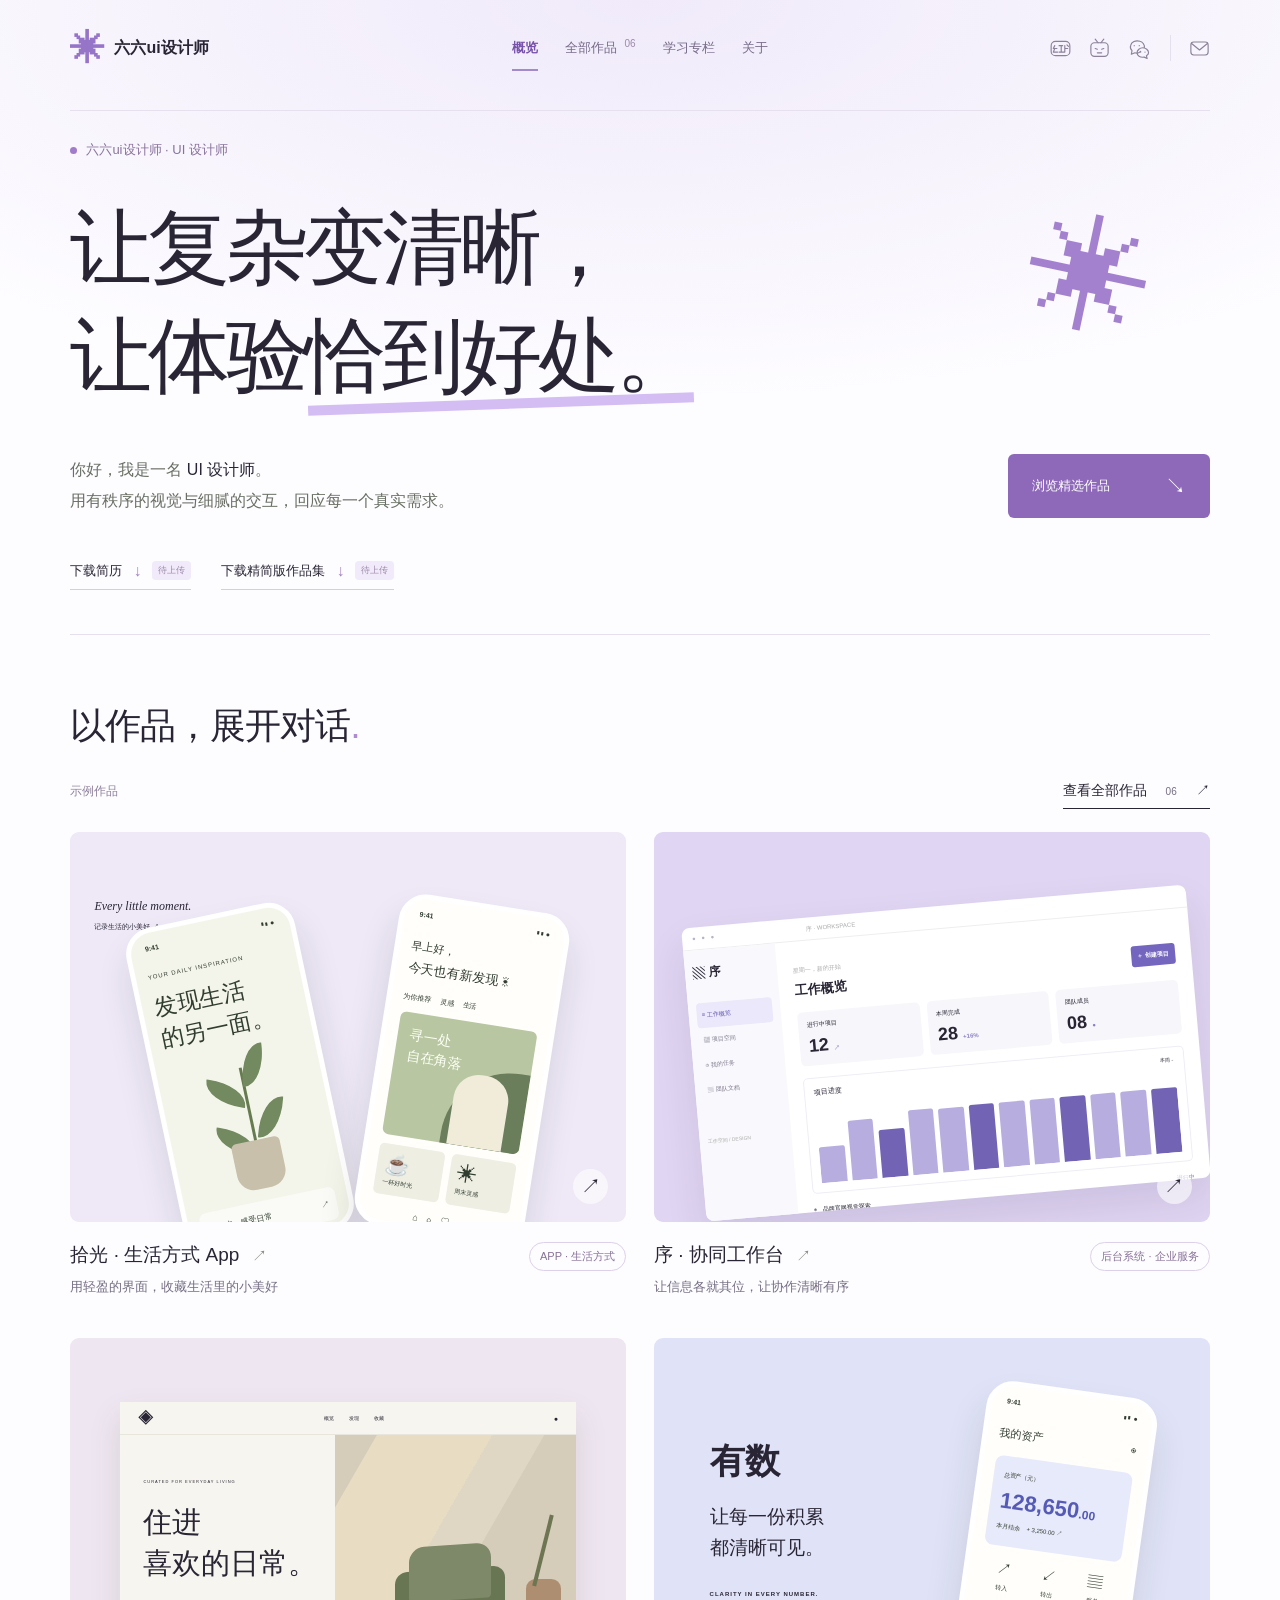
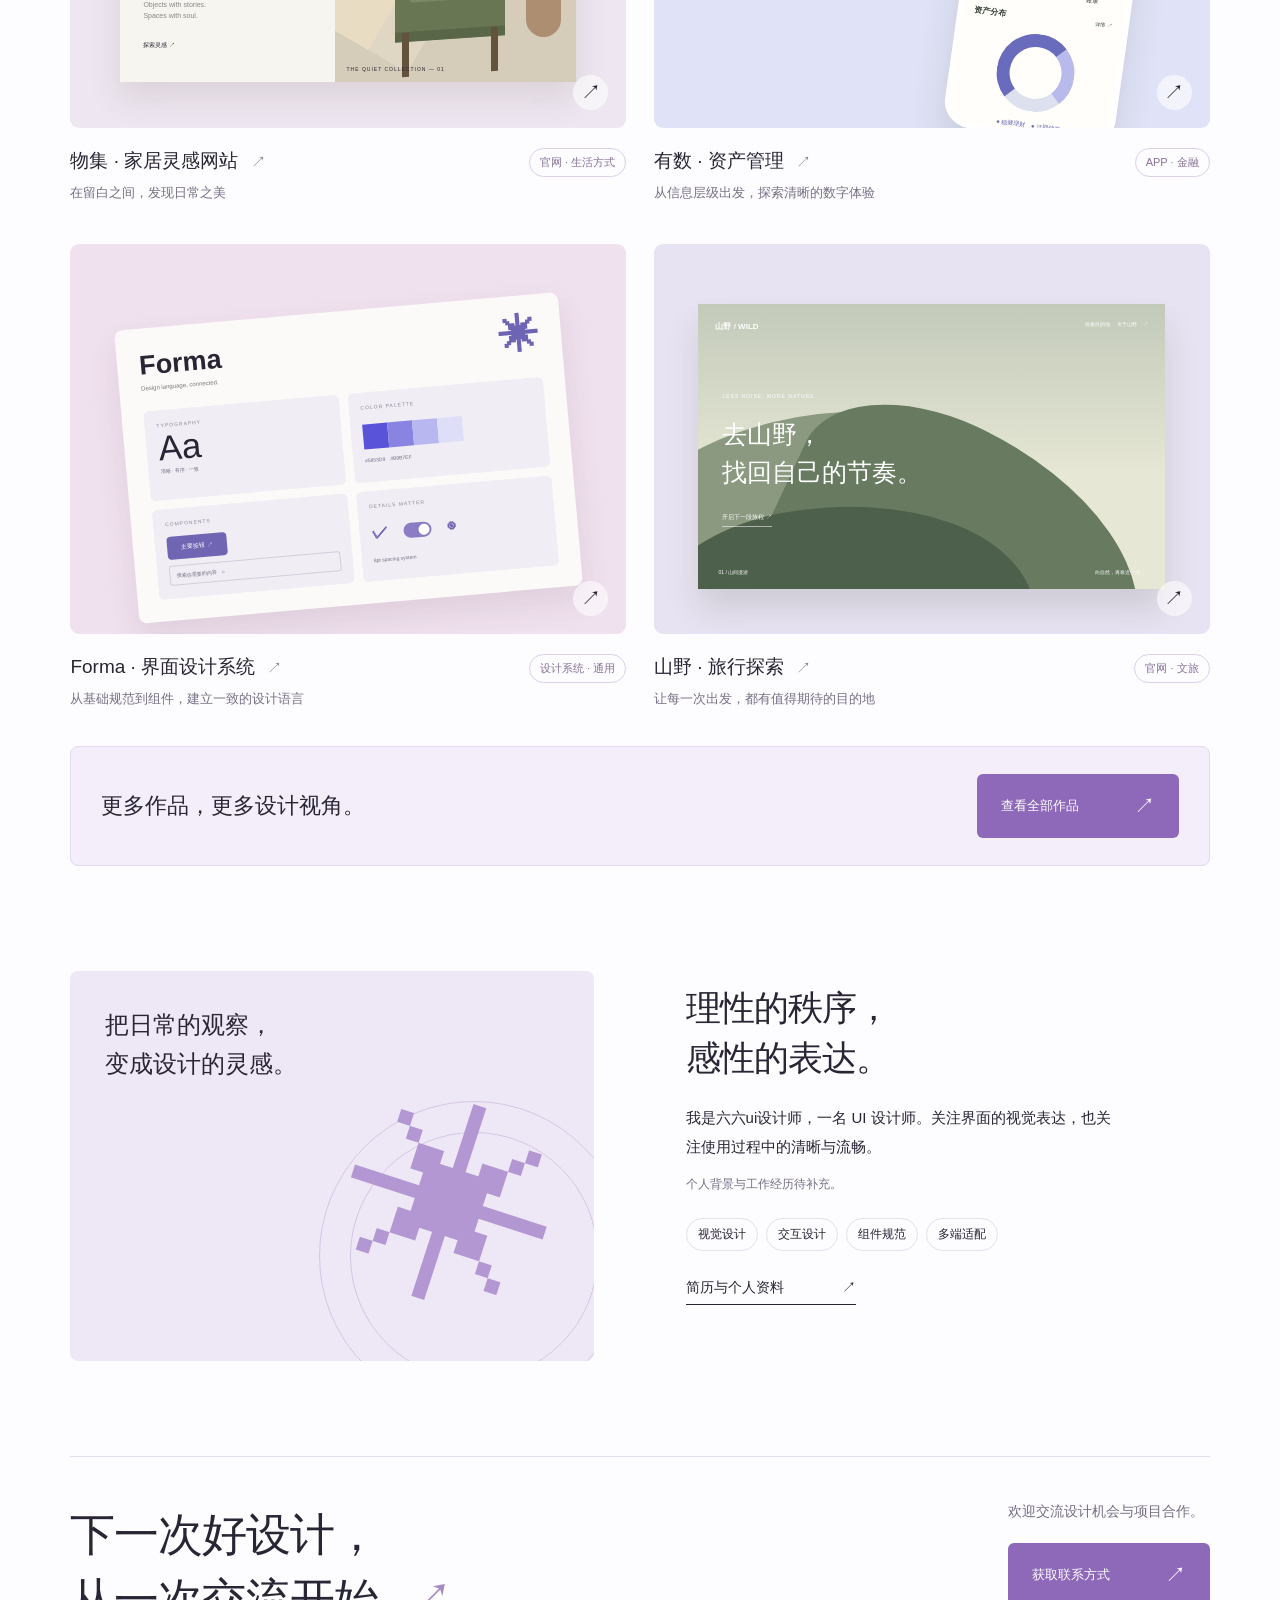
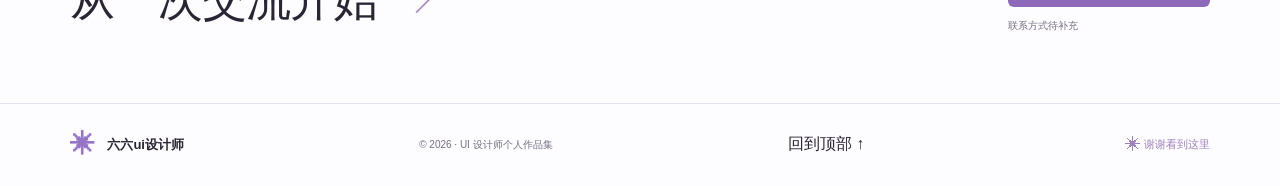
<file: index.html>
<!doctype html>
<html lang="zh-CN">
<head><meta charset="UTF-8"><meta name="viewport" content="width=device-width,initial-scale=1"><meta name="description" content="UI 设计师个人作品集：移动端、网页、后台与设计系统。"><title>六六ui设计师 · UI 设计师作品集</title><link rel="stylesheet" href="styles.css?v=10"><script defer src="content.js?v=10"></script><script defer src="app.js?v=10"></script><script defer src="delight.js?v=1"></script><script defer src="downloads.js?v=1"></script><script defer src="cursor-ribbon.js?v=2"></script><script defer src="platforms.js?v=1"></script></head>
<body>
<a class="skip" href="#work">跳至作品</a>
<header class="site-header"><a class="brand" href="index.html" aria-label="六六ui设计师首页"><span class="brand-mark">✳</span><span data-name>六六ui设计师</span></a><nav aria-label="主导航"><a href="index.html" aria-current="page">概览</a><a href="all-works.html">全部作品<span data-nav-total>06</span></a><a href="learning.html">学习专栏</a><a href="index.html#about">关于</a></nav><div class="header-platforms" aria-label="社交平台"><a href="learning.html?platform=%E5%B0%8F%E7%BA%A2%E4%B9%A6" data-platform-profile="小红书" aria-label="小红书" title="小红书"><svg viewBox="0 0 32 32" aria-hidden="true"><rect x="3" y="6" width="26" height="20" rx="6"/><path d="m8 12-2 4h5m-3 0-2 5h6m2-9h5m-2 0v9m-3 0h7m1-9v9m0-5h4m-1-5 2 2"/></svg></a><a href="learning.html?platform=%E5%93%94%E5%93%A9%E5%93%94%E5%93%A9" data-platform-profile="哔哩哔哩" aria-label="哔哩哔哩" title="哔哩哔哩"><svg viewBox="0 0 32 32" aria-hidden="true"><rect x="4" y="8" width="24" height="19" rx="5"/><path d="m10 3 4 5m8-5-4 5m-8 8 3 1m6 0 3-1m-9 6h6"/></svg></a><a href="learning.html?platform=%E5%BE%AE%E4%BF%A1%E5%85%AC%E4%BC%97%E5%8F%B7" data-platform-profile="微信公众号" aria-label="微信公众号" title="微信公众号"><svg viewBox="0 0 32 32" aria-hidden="true"><path d="M19 20c-2 2-5 3-8 2l-5 2 1-5c-2-2-3-4-2-7 1-5 7-8 13-6 4 1 7 5 6 9"/><path d="M27 26l1 4-4-2c-6 1-10-2-10-6s4-7 8-7 8 3 8 7c0 2-1 3-3 4Z"/><path d="M10 12h.1M17 12h.1M19 21h.1M25 21h.1"/></svg></a><a href="index.html#contact" class="header-contact" aria-label="联系我" title="联系我"><svg viewBox="0 0 32 32" aria-hidden="true"><rect x="4" y="7" width="24" height="18" rx="4"/><path d="m5 9 11 9L27 9"/></svg></a></div></header>
<main>
<section class="hero" aria-labelledby="hero-title"><div class="hero-top"><span class="eyebrow"><i></i> 六六ui设计师 · UI 设计师</span></div><h1 id="hero-title">让复杂变清晰，<br>让体验<span class="serif">恰到好处。</span><span class="hero-star" aria-hidden="true">✳</span></h1><div class="hero-bottom"><p>你好，我是一名 <strong>UI 设计师</strong>。<br>用有秩序的视觉与细腻的交互，回应每一个真实需求。</p><a class="primary" href="#work">浏览精选作品 <span>↘</span></a></div><div class="hero-downloads" aria-label="下载个人资料"><a class="download-link" data-download="resume" download>下载简历 <span>↓</span><small>待上传</small></a><a class="download-link" data-download="portfolio" download>下载精简版作品集 <span>↓</span><small>待上传</small></a></div></section>
<section id="work" class="work section"><div class="section-heading"><div><h2>以作品，展开对话<span class="small-dot">.</span></h2></div></div><div class="filter-row"><span class="sample-label">示例作品</span><a class="all-work-link" href="all-works.html">查看全部作品 <span data-total-count>06</span> ↗</a></div><p class="sr-only" id="filter-status" aria-live="polite"></p><div id="project-grid" class="project-grid"></div><div class="archive-entry"><div><h3>更多作品，更多设计视角。</h3></div><a href="all-works.html" class="primary">查看全部作品 <span>↗</span></a></div></section>
<section id="about" class="about section"><div class="about-art" aria-hidden="true"><div class="art-orbit"></div><span>把日常的观察，<br>变成设计的灵感。</span><b>✳</b></div><div class="about-copy"><h2>理性的秩序，<br>感性的表达。</h2><p>我是<span data-name>六六ui设计师</span>，一名 UI 设计师。关注界面的视觉表达，也关注使用过程中的清晰与流畅。</p><p class="muted">个人背景与工作经历待补充。</p><div class="skill-tags"><span>视觉设计</span><span>交互设计</span><span>组件规范</span><span>多端适配</span></div><button class="text-link" id="resume-button">简历与个人资料 <span>↗</span></button></div></section>

<section id="contact" class="contact section"><div class="contact-main"><h2>下一次好设计，<br>从一次交流开始<span>↗</span></h2><div><p>欢迎交流设计机会与项目合作。</p><button id="contact-button" class="primary">获取联系方式 <span>↗</span></button><small id="contact-hint">联系方式待补充</small></div></div></section>
</main><footer><a class="brand" href="#"><span class="brand-mark">✳</span><span data-name>六六ui设计师</span></a><span>© 2026 · UI 设计师个人作品集</span><a href="#">回到顶部 ↑</a></footer>
<dialog id="detail-dialog"><button class="close-dialog" aria-label="关闭详情">×</button><div id="dialog-content"></div></dialog><div id="toast" role="status"></div>
</body></html>
</file>
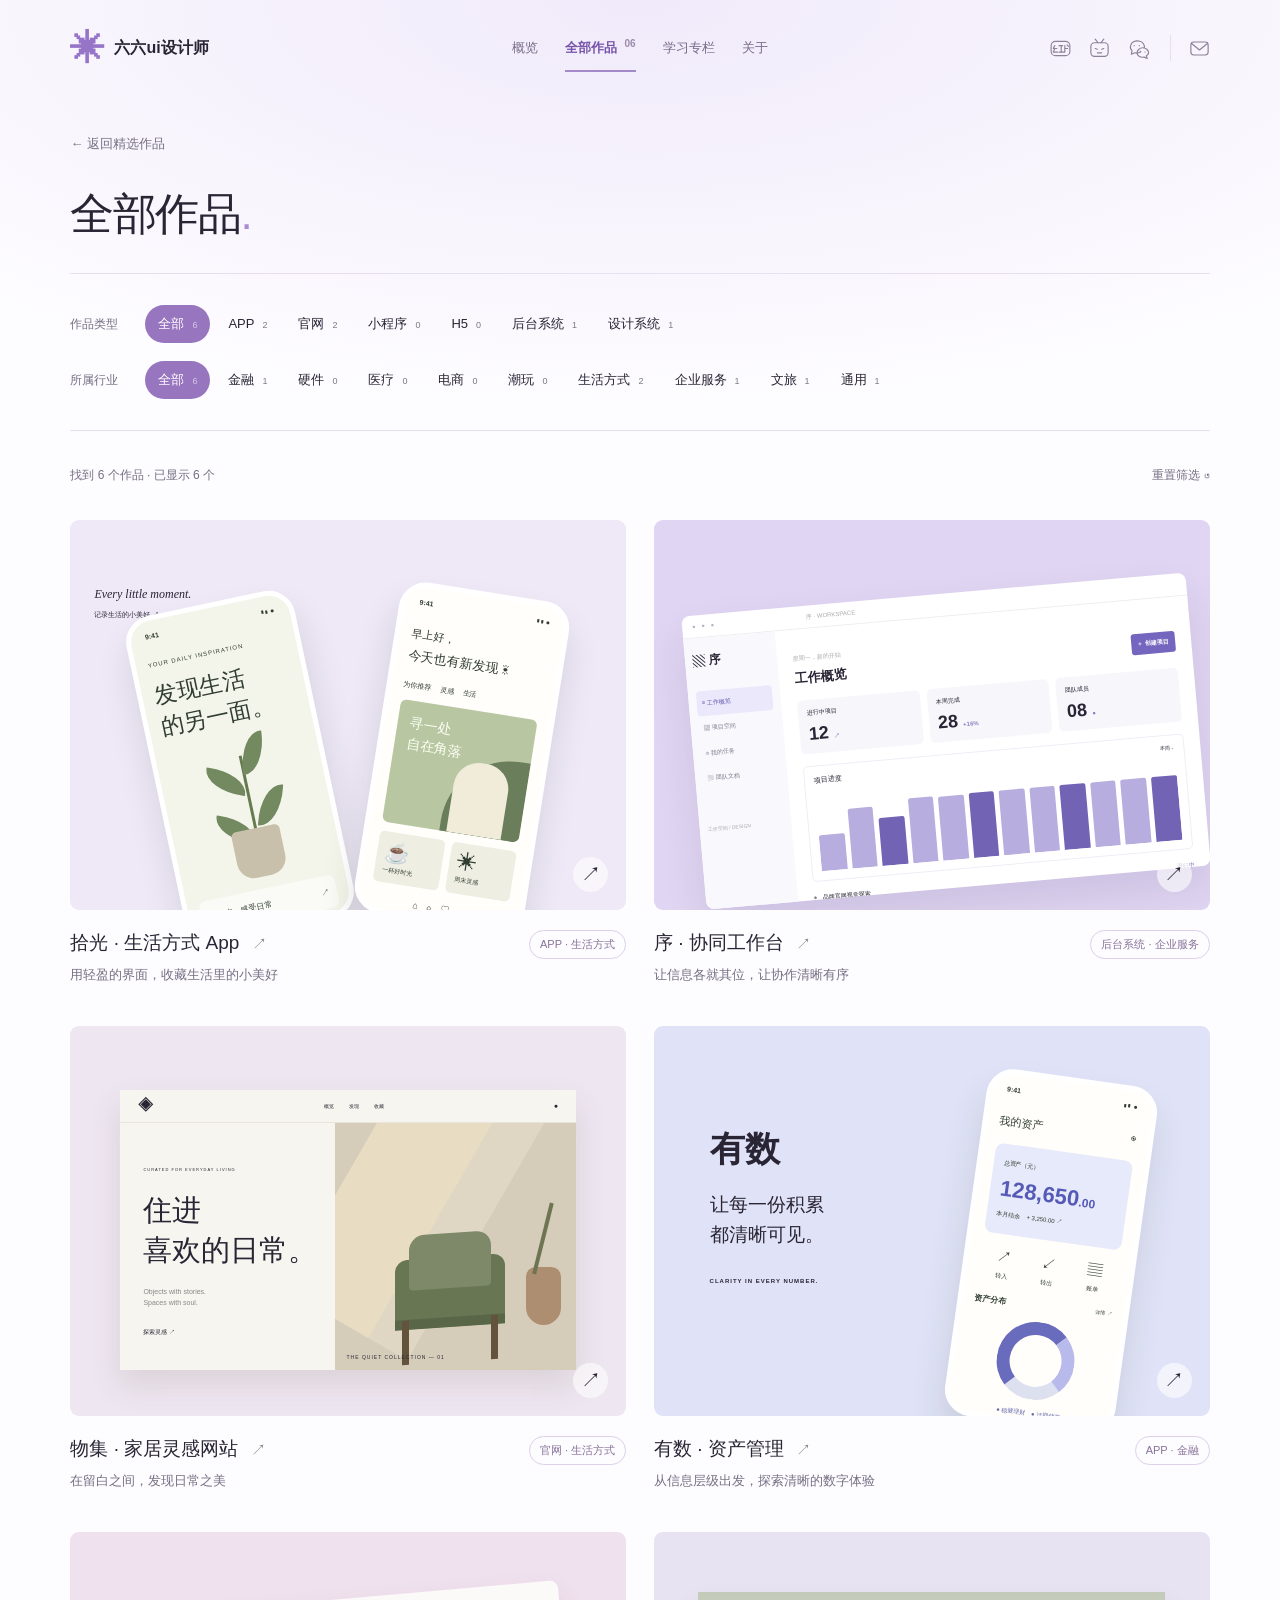
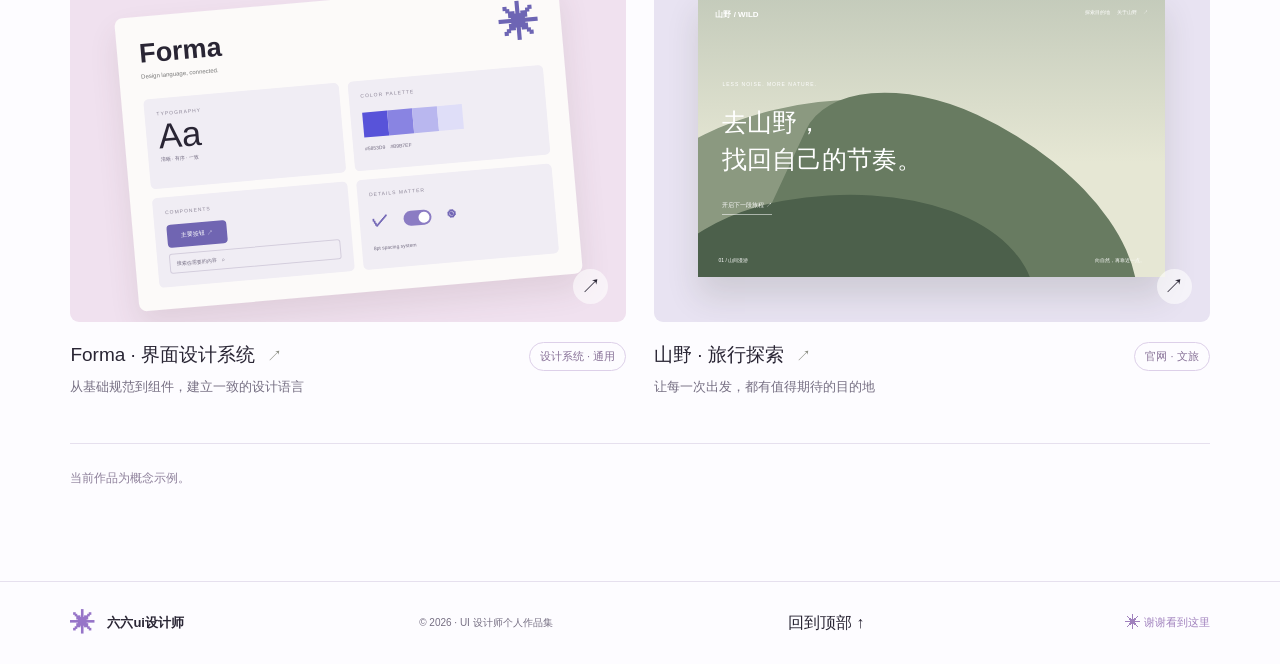
<file: all-works.html>
<!doctype html><html lang="zh-CN"><head><meta charset="UTF-8"><meta name="viewport" content="width=device-width,initial-scale=1"><meta name="description" content="六六ui设计师的 UI 设计作品库，按作品类型与行业浏览。"><title>全部作品 · 六六ui设计师</title><link rel="stylesheet" href="styles.css?v=10"><script defer src="content.js?v=10"></script><script defer src="app.js?v=10"></script><script defer src="delight.js?v=1"></script><script defer src="downloads.js?v=1"></script><script defer src="cursor-ribbon.js?v=2"></script><script defer src="platforms.js?v=1"></script></head><body data-page="archive"><a class="skip" href="#project-grid">跳至作品</a><header class="site-header"><a class="brand" href="index.html" aria-label="六六ui设计师首页"><span class="brand-mark">✳</span><span data-name>六六ui设计师</span></a><nav aria-label="主导航"><a href="index.html">概览</a><a href="all-works.html" aria-current="page">全部作品<span data-nav-total>06</span></a><a href="learning.html">学习专栏</a><a href="index.html#about">关于</a></nav><div class="header-platforms" aria-label="社交平台"><a href="learning.html?platform=%E5%B0%8F%E7%BA%A2%E4%B9%A6" data-platform-profile="小红书" aria-label="小红书" title="小红书"><svg viewBox="0 0 32 32" aria-hidden="true"><rect x="3" y="6" width="26" height="20" rx="6"/><path d="m8 12-2 4h5m-3 0-2 5h6m2-9h5m-2 0v9m-3 0h7m1-9v9m0-5h4m-1-5 2 2"/></svg></a><a href="learning.html?platform=%E5%93%94%E5%93%A9%E5%93%94%E5%93%A9" data-platform-profile="哔哩哔哩" aria-label="哔哩哔哩" title="哔哩哔哩"><svg viewBox="0 0 32 32" aria-hidden="true"><rect x="4" y="8" width="24" height="19" rx="5"/><path d="m10 3 4 5m8-5-4 5m-8 8 3 1m6 0 3-1m-9 6h6"/></svg></a><a href="learning.html?platform=%E5%BE%AE%E4%BF%A1%E5%85%AC%E4%BC%97%E5%8F%B7" data-platform-profile="微信公众号" aria-label="微信公众号" title="微信公众号"><svg viewBox="0 0 32 32" aria-hidden="true"><path d="M19 20c-2 2-5 3-8 2l-5 2 1-5c-2-2-3-4-2-7 1-5 7-8 13-6 4 1 7 5 6 9"/><path d="M27 26l1 4-4-2c-6 1-10-2-10-6s4-7 8-7 8 3 8 7c0 2-1 3-3 4Z"/><path d="M10 12h.1M17 12h.1M19 21h.1M25 21h.1"/></svg></a><a href="index.html#contact" class="header-contact" aria-label="联系我" title="联系我"><svg viewBox="0 0 32 32" aria-hidden="true"><rect x="4" y="7" width="24" height="18" rx="4"/><path d="m5 9 11 9L27 9"/></svg></a></div></header><main><section class="section library-section"><a class="back-link" href="index.html#work">← 返回精选作品</a><div class="section-heading"><div><h1 class="library-title">全部作品<span class="small-dot">.</span></h1></div></div><div class="archive-filters"><div class="filter-line"><span class="filter-label">作品类型</span><div class="filters" id="type-filters" role="group" aria-label="作品类型"></div></div><div class="filter-line"><span class="filter-label">所属行业</span><div class="filters" id="industry-filters" role="group" aria-label="所属行业"></div></div></div><div class="results-bar"><p id="filter-status" aria-live="polite"></p><button id="reset-filters">重置筛选 ↺</button></div><div id="project-grid" class="project-grid"></div><p class="library-note">当前作品为概念示例。</p></section></main><footer><a class="brand" href="index.html"><span class="brand-mark">✳</span><span data-name>六六ui设计师</span></a><span>© 2026 · UI 设计师个人作品集</span><a href="#">回到顶部 ↑</a></footer><dialog id="detail-dialog" aria-label="作品详情"><button class="close-dialog" aria-label="关闭详情">×</button><div id="dialog-content"></div></dialog><div id="toast" role="status"></div></body></html>
</file>
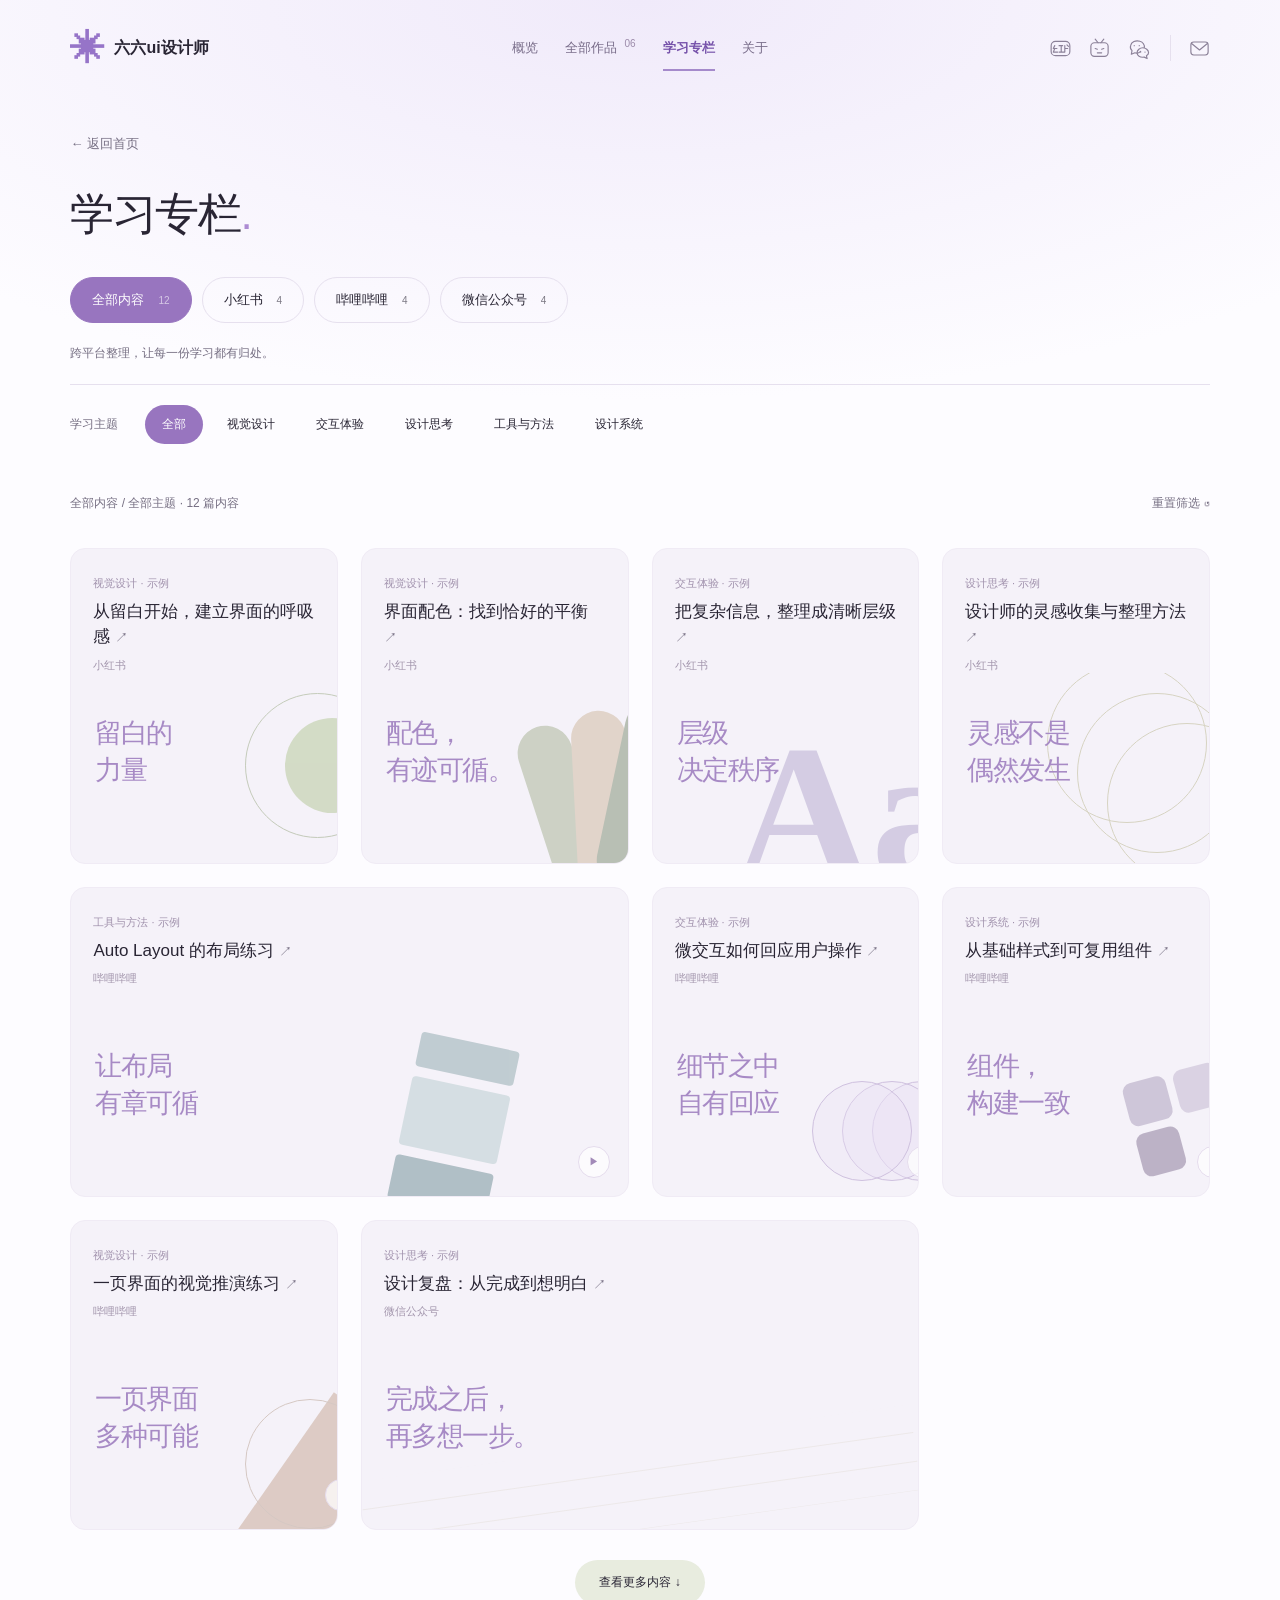
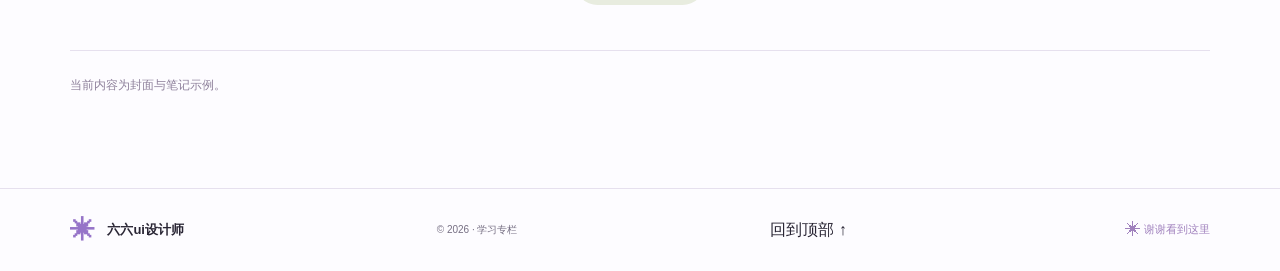
<file: learning.html>
<!doctype html><html lang="zh-CN"><head><meta charset="UTF-8"><meta name="viewport" content="width=device-width,initial-scale=1"><title>学习专栏 · 六六ui设计师</title><meta name="description" content="六六ui设计师的设计学习、文章与视频记录。"><link rel="stylesheet" href="styles.css?v=10"><script defer src="content.js?v=10"></script><script defer src="learning.js?v=3"></script><script defer src="delight.js?v=1"></script><script defer src="downloads.js?v=1"></script><script defer src="cursor-ribbon.js?v=2"></script><script defer src="platforms.js?v=1"></script></head><body><a class="skip" href="#notes-grid">跳至学习内容</a><header class="site-header"><a class="brand" href="index.html" aria-label="六六ui设计师首页"><span class="brand-mark">✳</span><span data-name>六六ui设计师</span></a><nav aria-label="主导航"><a href="index.html">概览</a><a href="all-works.html">全部作品<span data-nav-total>06</span></a><a href="learning.html" aria-current="page">学习专栏</a><a href="index.html#about">关于</a></nav><div class="header-platforms" aria-label="社交平台"><a href="learning.html?platform=%E5%B0%8F%E7%BA%A2%E4%B9%A6" data-platform-profile="小红书" aria-label="小红书" title="小红书"><svg viewBox="0 0 32 32" aria-hidden="true"><rect x="3" y="6" width="26" height="20" rx="6"/><path d="m8 12-2 4h5m-3 0-2 5h6m2-9h5m-2 0v9m-3 0h7m1-9v9m0-5h4m-1-5 2 2"/></svg></a><a href="learning.html?platform=%E5%93%94%E5%93%A9%E5%93%94%E5%93%A9" data-platform-profile="哔哩哔哩" aria-label="哔哩哔哩" title="哔哩哔哩"><svg viewBox="0 0 32 32" aria-hidden="true"><rect x="4" y="8" width="24" height="19" rx="5"/><path d="m10 3 4 5m8-5-4 5m-8 8 3 1m6 0 3-1m-9 6h6"/></svg></a><a href="learning.html?platform=%E5%BE%AE%E4%BF%A1%E5%85%AC%E4%BC%97%E5%8F%B7" data-platform-profile="微信公众号" aria-label="微信公众号" title="微信公众号"><svg viewBox="0 0 32 32" aria-hidden="true"><path d="M19 20c-2 2-5 3-8 2l-5 2 1-5c-2-2-3-4-2-7 1-5 7-8 13-6 4 1 7 5 6 9"/><path d="M27 26l1 4-4-2c-6 1-10-2-10-6s4-7 8-7 8 3 8 7c0 2-1 3-3 4Z"/><path d="M10 12h.1M17 12h.1M19 21h.1M25 21h.1"/></svg></a><a href="index.html#contact" class="header-contact" aria-label="联系我" title="联系我"><svg viewBox="0 0 32 32" aria-hidden="true"><rect x="4" y="7" width="24" height="18" rx="4"/><path d="m5 9 11 9L27 9"/></svg></a></div></header><main><section class="section library-section"><a class="back-link" href="index.html">← 返回首页</a><div class="section-heading"><div><h1 class="library-title">学习专栏<span class="small-dot">.</span></h1></div></div><div class="learning-platforms" id="platform-tabs" role="group" aria-label="内容平台"></div><div class="platform-profile" id="platform-profile"></div><div class="filter-line learning-topics"><span class="filter-label">学习主题</span><div class="filters" id="topic-tabs" role="group" aria-label="学习主题"></div></div><div class="results-bar"><p id="notes-status" aria-live="polite"></p><button id="notes-reset">重置筛选 ↺</button></div><div class="notes-grid" id="notes-grid"></div><button class="load-more" id="more-notes" hidden>查看更多内容 ↓</button><p class="library-note">当前内容为封面与笔记示例。</p></section></main><footer><a class="brand" href="index.html"><span class="brand-mark">✳</span><span>六六ui设计师</span></a><span>© 2026 · 学习专栏</span><a href="#">回到顶部 ↑</a></footer><dialog id="note-dialog" aria-label="学习内容"><button class="close-dialog" aria-label="关闭文章">×</button><div id="note-content"></div></dialog><div id="toast" role="status"></div></body></html>
</file>
<file: styles.css>
:root{--paper:#f8f8f4;--ink:#242720;--muted:#797d74;--line:#dedfd7;--accent:#c6dc95}*{box-sizing:border-box}html{scroll-behavior:smooth;scroll-padding-top:95px}body{margin:0;background:var(--paper);color:var(--ink);font-family:Arial,"PingFang SC","Microsoft YaHei",sans-serif;-webkit-font-smoothing:antialiased}button,a{-webkit-tap-highlight-color:transparent}a{color:inherit;text-decoration:none}button{font:inherit;color:inherit;cursor:pointer}button:focus-visible,a:focus-visible{outline:2px solid #566e36;outline-offset:6px}button{border:0}header,main,footer{max-width:1440px;margin:auto}header{height:100px;padding:0 5.5%;display:flex;align-items:center;justify-content:space-between}.brand{display:flex;align-items:center;gap:12px;font-weight:600;font-size:17px}.brand-mark{font-size:35px;line-height:1}.brand-role{font-size:10px;font-weight:400;letter-spacing:1.5px;margin-left:10px;color:var(--muted)}nav{display:flex;align-items:center;gap:34px;font-size:13px}nav a{padding:10px 0}nav a>span{font-size:10px;vertical-align:super;margin-left:5px}.nav-contact{border:1px solid var(--line);border-radius:30px;padding:11px 18px}.nav-contact>span{font-size:17px;vertical-align:baseline}.hero{margin:24px 5.5% 0;padding:38px 0 0;border-top:1px solid var(--line)}.hero-top,.hero-bottom,.hero-foot{display:flex;justify-content:space-between;align-items:center}.eyebrow{font-size:11px;letter-spacing:1.5px;font-weight:500;display:inline-flex;align-items:center;gap:9px}.eyebrow i{width:7px;height:7px;border-radius:50%;background:#71944b}.edition{font-size:12px;color:var(--muted)}h1{position:relative;font-size:clamp(42px,6.4vw,88px);letter-spacing:-4px;line-height:1.32;margin:48px 0 30px;font-weight:500}.serif{font-family:"Songti SC",STSong,serif;position:relative}.serif:after{content:"";position:absolute;bottom:-7px;height:10px;left:4px;right:0;background:var(--accent);z-index:-1;transform:rotate(-2deg)}.hero-star{position:absolute;right:5%;top:12px;font-size:125px;color:#809263;transform:rotate(12deg);font-weight:300}.hero-bottom p{font-size:15px;line-height:1.9;color:#696f63}.hero-bottom strong{color:var(--ink);font-weight:500}.primary{display:inline-flex;align-items:center;gap:55px;padding:18px 24px;background:var(--ink);border-radius:6px;color:#fff;font-size:13px;transition:background .2s,transform .2s}.primary:hover{background:#4e6140;transform:translateY(-2px)}.primary span{font-size:21px}.hero-foot{border-bottom:1px solid var(--line);padding:43px 0 21px;color:var(--muted);font-size:11px;letter-spacing:1px}.section{margin:0 5.5%;padding-top:86px}.section-heading{display:flex;align-items:end;justify-content:space-between}h2{font-size:36px;line-height:1.45;letter-spacing:-1px;font-weight:500;margin:17px 0 0}.small-dot{color:#7f9661}.section-heading p{font-size:12px;color:var(--muted);line-height:1.9;margin:0 0 4px}.filter-row{margin:34px 0 26px;display:flex;align-items:center;justify-content:space-between;gap:15px}.filters{display:flex;gap:7px;flex-wrap:wrap}.filters button{background:transparent;border-radius:30px;padding:11px 17px;font-size:12px;transition:background .2s}.filters button:hover{background:#e7e9df}.filters button.active{background:var(--ink);color:white}.filters small{font-size:9px;margin-left:8px;opacity:.6}.sample-label{font-size:10px;color:#85897e;white-space:nowrap}.project-grid{display:grid;grid-template-columns:1fr 1fr;gap:44px 28px}.project{min-width:0}.project-cover{width:100%;height:390px;border-radius:9px;position:relative;overflow:hidden;display:block;text-align:left;isolation:isolate}.mint{background:#e0e9df}.lilac{background:#e5e3ef}.sand{background:#ebe5d9}.blue{background:#dce4ee}.rose{background:#eee1df}.olive{background:#dfe3d6}.cover-label{position:absolute;top:23px;left:24px;font-size:9px;letter-spacing:1.7px;z-index:3;opacity:.65}.cover-sample{position:absolute;bottom:15px;left:20px;font-size:9px;letter-spacing:1px;opacity:.55}.cover-arrow{position:absolute;right:18px;bottom:18px;background:#fff9;width:35px;height:35px;border-radius:50%;display:grid;place-items:center;font-size:20px;z-index:4;transition:transform .3s,background .3s}.project-cover:hover .cover-arrow{transform:rotate(45deg);background:white}.project-cover>div{transition:transform .6s cubic-bezier(.2,.7,.3,1)}.project-cover:hover>div{transform:translateY(-6px) scale(1.015)}.project-info{display:flex;justify-content:space-between;gap:10px;align-items:start;margin-top:20px}.project-info h3{font-size:17px;font-weight:500;margin:0}.project-info h3 button{padding:0;background:none;text-align:left}.project-info h3 span{font-size:15px;margin-left:7px;color:#8b8d83}.project-info p{font-size:11px;color:var(--muted);margin:10px 0 0;line-height:1.7}.category{font-size:10px;border:1px solid var(--line);border-radius:20px;padding:6px 9px;white-space:nowrap}.archive-note{margin-top:40px;padding:22px 0;border-top:1px solid var(--line);display:flex;justify-content:space-between;font-size:11px;color:var(--muted)}.about{display:grid;grid-template-columns:1fr 1fr;gap:8%;padding-top:105px}.about-art{background:#e9ecdf;min-height:390px;border-radius:8px;position:relative;overflow:hidden;padding:35px}.about-art>span{position:relative;font-family:"Songti SC",serif;font-size:24px;line-height:1.65;z-index:1}.about-art b{position:absolute;font-size:215px;font-weight:400;right:35px;bottom:20px;color:#83936d;transform:rotate(18deg)}.about-art small{position:absolute;bottom:28px;left:35px;letter-spacing:2px;font-size:9px}.art-orbit{width:310px;height:310px;border:1px solid #c9cfbb;border-radius:50%;position:absolute;right:-35px;bottom:-50px}.art-orbit:after{content:"";position:absolute;inset:30px;border:1px solid #c9cfbb;border-radius:50%}.about-copy{padding:12px 0}.about-copy h2{font-size:35px}.about-copy p{font-size:13px;line-height:2;max-width:440px;margin:20px 0 0}.muted{color:var(--muted)}.skill-tags{display:flex;gap:8px;flex-wrap:wrap;margin-top:22px}.skill-tags span{font-size:10px;border:1px solid var(--line);border-radius:20px;padding:7px 11px}.text-link{background:none;padding:0 0 7px;border-bottom:1px solid var(--ink);font-size:12px;margin-top:28px}.text-link span{margin-left:55px}.contact{margin-top:95px;border-top:1px solid var(--line);padding-top:54px;padding-bottom:70px}.contact-main{display:flex;justify-content:space-between;gap:35px;align-items:end}.contact h2{font-size:45px}.contact h2>span{font-family:Arial;margin-left:30px;color:#8a9b70}.contact-main p{font-size:12px;line-height:2;color:var(--muted);margin:0 0 18px}.contact-main small{display:block;font-size:10px;color:var(--muted);margin-top:12px}footer{padding:26px 5.5%;border-top:1px solid var(--line);display:flex;align-items:center;justify-content:space-between}footer .brand{font-size:13px}footer .brand-mark{font-size:25px}footer>span,footer>a:last-child{font-size:10px;color:var(--muted)}.sr-only,.skip{position:absolute;width:1px;height:1px;overflow:hidden;clip-path:inset(50%)}.skip:focus{clip-path:none;width:auto;height:auto;padding:10px;background:white;z-index:99}.load-more{display:block;margin:30px auto 0;background:#e8ecdf;padding:14px 24px;border-radius:30px;font-size:12px}
/* 原创 CSS 示意界面：无需下载任何素材即可离线展示。 */
.mobile-composition{position:absolute;inset:0}.phone{width:172px;height:334px;padding:12px;background:#fffefa;border:5px solid #fff;border-radius:27px;box-shadow:0 22px 35px #23332220;position:absolute;font-size:9px;color:#313d31;overflow:hidden}.phone-bar{font-size:7px;display:flex;justify-content:space-between;padding:0 3px 19px;font-weight:bold}.phone-back{left:15%;top:80px;transform:rotate(-12deg);background:#f4f5ea}.phone-back>small{font-size:6px;letter-spacing:1px}.phone h3{font-size:23px;font-weight:500;line-height:1.4;margin:11px 0}.phone-front{right:14%;top:70px;transform:rotate(9deg)}.phone-title{font-size:11px;line-height:1.8}.phone-title b{font-weight:500;font-size:13px}.mobile-tabs{margin:13px 0 10px;font-size:7px}.abstract-photo{height:124px;border-radius:6px;background:#b8c6a2;position:relative;overflow:hidden;padding:12px}.abstract-photo span{position:relative;z-index:2;font-size:14px;line-height:1.5;color:#fcfff3}.abstract-photo:after{content:"";width:80px;height:100px;background:#6b7e5c;position:absolute;right:0;bottom:-20px;border-radius:70px 0 0 0}.abstract-photo i{width:55px;height:73px;background:#f0ecd9;position:absolute;right:18px;bottom:0;border-radius:25px 25px 0 0;z-index:1}.mini-cards{display:flex;gap:7px;margin-top:9px}.mini-cards>div{background:#eeeee3;width:50%;padding:8px;font-size:20px;border-radius:5px}.mini-cards small{display:block;font-size:6px;margin-top:2px}.phone-bottom{text-align:center;margin-top:12px;word-spacing:8px}.floating-note{position:absolute;top:67px;left:24px;font-size:12px;font-family:Georgia;font-style:italic}.floating-note span{font-size:7px;display:block;margin-top:8px;font-family:Arial;font-style:normal}.plant{position:relative;height:140px}.plant b{position:absolute;width:49px;height:49px;background:#c8c0aa;bottom:0;left:46px;border-radius:5px 5px 17px 17px}.plant:before{content:"";position:absolute;width:3px;height:103px;bottom:20px;left:70px;background:#667c50}.plant i{position:absolute;width:42px;height:23px;background:#738960;border-radius:0 95% 0 95%;left:31px;top:28px;transform:rotate(20deg)}.plant i:nth-child(2){top:60px;left:70px;transform:rotate(-75deg)}.plant i:nth-child(3){top:5px;left:63px;transform:rotate(-85deg)}.plant i:nth-child(4){top:77px;left:31px}.mini-card{background:#fff9;border-radius:7px;padding:11px 8px;margin-top:12px;font-size:8px}.mini-card span{float:right}.desktop-window{position:absolute;top:74px;left:7%;width:91%;height:294px;background:#fff;border-radius:8px;box-shadow:0 20px 40px #2a26501c;transform:rotate(-5deg);overflow:hidden}.window-top{height:23px;border-bottom:1px solid #eee;display:flex;align-items:center;gap:90px;padding:0 10px}.dots{color:#b8b3c5;letter-spacing:2px;font-size:6px}.window-top small{font-size:6px;color:#aaa}.dashboard-layout{display:flex;height:100%}.dashboard-layout aside{width:92px;background:#f9f8fc;padding:15px 8px;flex-shrink:0}.dashboard-layout aside b{display:block;font-size:12px;margin-bottom:21px}.dashboard-layout aside span{display:block;font-size:6px;padding:8px 5px;color:#807b90}.dashboard-layout aside .selected{background:#ebe8fb;color:#6258b1;border-radius:4px}.dashboard-layout aside small{font-size:5px;color:#aaa;display:block;margin-top:35px}.dashboard-body{padding:17px 16px;flex:1}.dash-title{display:flex;justify-content:space-between;align-items:center}.dash-title small{font-size:6px;color:#aaa}.dash-title h3{font-size:13px;margin:5px 0 13px}.dash-title>b{font-size:6px;background:#7466bf;color:white;padding:6px;border-radius:3px}.metric-row{display:flex;gap:7px}.metric-row>div{flex:1;background:#f7f6fb;padding:9px;font-size:6px;border-radius:5px}.metric-row b{display:block;font-size:18px;margin-top:6px}.metric-row em{font-size:6px;color:#8b80c4;font-style:normal}.chart{border:1px solid #efedf5;border-radius:5px;padding:9px;margin-top:12px;font-size:7px}.chart small{float:right;font-size:5px}.bars{height:86px;display:flex;gap:5px;align-items:end;overflow:hidden;padding-top:10px}.bars i{background:#b7addf;flex:1;max-height:85%;border-radius:2px 2px 0 0}.bars i:nth-child(3n){background:#7263b5}.task-row{font-size:6px;margin-top:12px;border-bottom:1px solid #eee;padding-bottom:7px}.task-row span{float:right;color:#8b7db7}.web-window{position:absolute;top:64px;left:9%;width:82%;height:280px;background:#f7f5ef;box-shadow:0 15px 30px #564b3020;overflow:hidden}.mini-nav{height:33px;display:flex;gap:15px;align-items:center;padding:0 18px;font-size:5px;border-bottom:1px solid #e8e5dc}.mini-nav b{font-size:15px;margin-right:auto}.mini-nav i{margin-left:auto;font-size:7px}.interior-copy{position:absolute;left:23px;top:67px;z-index:2}.interior-copy>small{font-size:4px;letter-spacing:1px}.interior-copy h3{font-family:"Songti SC",serif;font-weight:400;font-size:29px;line-height:1.4;margin:15px 0}.interior-copy p{font-size:7px;color:#888;line-height:1.6}.interior-copy>span{font-size:6px;display:block;margin-top:20px}.room-scene{position:absolute;right:0;top:33px;width:53%;height:247px;background:#d5ccb9;overflow:hidden}.sunlight{position:absolute;width:100px;height:300px;background:#f8eccc90;left:15px;top:-90px;transform:rotate(30deg);box-shadow:45px 0 0 #fcf2dd44}.chair{position:absolute;bottom:43px;left:25%;width:110px;height:70px;border-radius:12px 12px 0 0;background:#697654;box-shadow:inset 0 -10px #596748;transform:skewY(-4deg)}.chair:before,.chair:after{content:"";position:absolute;height:44px;width:7px;background:#63533c;bottom:-35px;left:7px}.chair:after{left:auto;right:7px}.chair i{position:absolute;top:-24px;left:14px;right:14px;height:55px;border-radius:15px 15px 4px 4px;background:#7d8969}.vase{position:absolute;bottom:45px;right:15px;width:35px;height:58px;background:#ae8e70;border-radius:10px 10px 18px 18px}.vase:before{content:"";position:absolute;bottom:50px;left:15px;height:73px;width:4px;background:#6e7553;transform:rotate(14deg)}.room-caption{position:absolute;bottom:10px;left:12px;font-size:5px;letter-spacing:1px}.finance-layout{position:absolute;inset:0}.finance-title{position:absolute;left:10%;top:100px;font-size:35px;font-weight:600}.finance-title>span{display:block;font-size:19px;font-weight:400;line-height:1.6;margin-top:17px}.finance-title>small{display:block;font-size:6px;letter-spacing:1px;margin-top:28px}.finance-phone{right:13%;top:50px;transform:rotate(8deg);height:350px}.finance-phone .phone-title>span{float:right}.balance{background:#e7eafa;padding:15px 10px;border-radius:8px;margin-top:12px}.balance small{font-size:6px;display:block}.balance strong{font-size:22px;display:block;margin:8px 0;color:#555ab6}.balance em{font-style:normal;font-size:12px}.finance-actions{display:flex;justify-content:space-around;margin:14px 0;text-align:center;font-size:15px}.finance-actions small{display:block;font-size:6px;margin-top:5px}.finance-phone h4{font-size:8px;margin:10px 0}.finance-phone h4 span{float:right;font-size:5px;font-weight:400}.donut{border:13px solid #696cbd;border-right-color:#b8baec;border-bottom-color:#dde0ee;width:78px;height:78px;border-radius:50%;margin:10px auto}.finance-legend{text-align:center;font-size:6px;color:#666ab1}.system-board{position:absolute;left:10%;right:10%;top:67px;background:#fcfaf9;padding:22px;border-radius:8px;box-shadow:0 15px 30px #5a41411c;transform:rotate(-5deg)}.system-title{font-size:27px;font-weight:600;position:relative}.system-title span{display:block;font-size:6px;font-weight:400;margin-top:4px;color:#777}.system-title b{position:absolute;right:0;top:-4px;font-size:40px;color:#6d65b4}.system-grid{display:grid;grid-template-columns:1fr 1fr;gap:9px;margin-top:20px}.system-grid>div{background:#f0edf4;border-radius:5px;padding:12px;height:90px}.system-grid small{font-size:5px;letter-spacing:1px;display:block;color:#8e8799}.type-tile strong{font-size:35px;display:block;font-weight:400}.system-grid span{font-size:5px;display:block;color:#736c82}.color-tile>div{display:flex;margin:14px 0 8px}.color-tile i{width:25px;height:25px;background:#5853d9}.color-tile i:nth-child(2){background:#8984e2}.color-tile i:nth-child(3){background:#b9b7ef}.color-tile i:nth-child(4){background:#dfdef8}.system-grid .fake-button{font-size:6px;background:#7065b2;color:white;display:inline-block;padding:7px 14px;border-radius:4px;margin:10px 0 6px}.fake-input{border:1px solid #d4cedd;padding:6px;border-radius:3px}.toggle-tile b{display:flex;align-items:center;gap:15px;font-size:17px;margin:14px 0;color:#7266b5}.toggle-tile i{display:inline-block;background:#8b7cc3;border-radius:15px;width:28px;height:15px;position:relative}.toggle-tile i:after{content:"";position:absolute;width:11px;height:11px;background:white;right:2px;top:2px;border-radius:50%}.travel-window{position:absolute;inset:60px 8% 45px;background:#566452;overflow:hidden;color:white;box-shadow:0 20px 30px #36432b24}.travel-nav{position:relative;display:flex;justify-content:space-between;padding:17px;z-index:2;font-size:5px}.travel-nav b{font-size:8px}.mountains{position:absolute;inset:0;background:linear-gradient(#c3caba,#e6e7d4 60%)}.mountains i{position:absolute;width:380px;height:220px;border-radius:45% 70% 0 0;background:#8b9980;transform:rotate(-20deg);left:-80px;top:110px}.mountains i:nth-child(2){left:80px;top:130px;background:#687b61;transform:rotate(25deg)}.mountains i:nth-child(3){left:-45px;top:200px;background:#4c604b;transform:rotate(-10deg)}.travel-copy{position:relative;margin:35px 24px;z-index:1}.travel-copy small{font-size:5px;letter-spacing:1px}.travel-copy h3{font-size:25px;font-family:"Songti SC",serif;font-weight:400;line-height:1.5;margin:14px 0}.travel-copy>span{font-size:6px;border-bottom:1px solid #fff8;padding-bottom:6px}.travel-bottom{position:absolute;bottom:14px;left:20px;right:20px;display:flex;justify-content:space-between;font-size:5px}.project-cover img{width:100%;height:100%;object-fit:cover}
dialog{width:min(820px,92vw);max-height:90vh;border:1px solid var(--line);border-radius:14px;padding:40px;background:var(--paper);color:var(--ink)}dialog::backdrop{background:#20251fc2;backdrop-filter:blur(5px)}dialog h2{font-size:28px}dialog p{font-size:13px;line-height:1.9;color:var(--muted)}.close-dialog{position:sticky;top:0;float:right;z-index:9;width:34px;height:34px;border-radius:50%;font-size:24px;background:#e5e8df}.detail-preview{height:390px;position:relative;overflow:hidden;border-radius:8px;margin-top:25px}.detail-note{padding-top:20px}.detail-note h3{font-size:18px;font-weight:500}dt{font-size:13px;font-weight:600;margin-top:20px}dd{margin:8px 0;font-size:12px;color:var(--muted);line-height:1.8}body:has(dialog[open]){overflow:hidden}#toast{position:fixed;bottom:28px;left:50%;transform:translate(-50%,15px);max-width:90vw;width:max-content;background:var(--ink);color:white;padding:15px 22px;border-radius:8px;font-size:12px;line-height:1.7;opacity:0;pointer-events:none;transition:.2s;z-index:99}#toast.visible{opacity:1;transform:translate(-50%,0)}
@media(min-width:1400px){.project-cover{height:425px}}@media(max-width:1000px){.project-cover{height:330px}.phone-front{right:8%}.phone-back{left:10%}.floating-note{left:16px;top:50px}.desktop-window{top:65px;left:5%;width:98%}.web-window{left:6%;width:88%;top:53px}.finance-title{left:7%;font-size:28px}.finance-title>span{font-size:16px}.finance-phone{right:6%;top:45px;width:155px}.system-board{left:7%;right:7%;top:55px;padding:17px}.travel-window{inset:50px 6% 35px}.hero-star{font-size:100px}.about{gap:6%}.about-art{min-height:380px}.contact h2{font-size:36px}.brand-role{display:none}}
@media(max-width:700px){header{height:78px;padding:0 6%}.brand{font-size:14px;gap:8px}.brand-mark{font-size:29px}nav{gap:19px;font-size:12px}.nav-contact{padding:9px 12px}nav a>span{display:none}.hero{margin:12px 6% 0;padding-top:24px}.edition{display:none}.eyebrow{font-size:9px;letter-spacing:1px}h1{font-size:clamp(38px,8.3vw,58px);letter-spacing:-2px;margin:40px 0 24px;line-height:1.4}.hero-star{font-size:62px;right:1%;top:-25px;opacity:.8}.hero-bottom{align-items:start;flex-direction:column;gap:16px}.hero-bottom p{font-size:13px;margin:0}.primary{padding:14px 20px;font-size:12px;gap:38px}.hero-foot{padding:35px 0 18px;font-size:9px;letter-spacing:0}.section{margin:0 6%;padding-top:55px}.section-heading{align-items:start;gap:15px}.section-heading p{display:none}h2{font-size:27px;margin-top:12px}.filter-row{align-items:start;flex-direction:column;margin:23px 0 18px;gap:14px}.filters{gap:3px}.filters button{font-size:10px;padding:9px 12px}.sample-label{font-size:9px}.project-grid{grid-template-columns:1fr;gap:30px}.project-cover{height:360px}.project-info h3{font-size:16px}.project-info p{font-size:10px}.category{font-size:9px}.project-info{margin-top:16px}.archive-note{flex-direction:column;gap:10px;line-height:1.8;margin-top:30px;font-size:10px}.about{grid-template-columns:1fr;gap:28px;padding-top:55px}.about-art{min-height:310px}.about-art b{font-size:185px}.about-copy h2{font-size:30px}.about-copy p{font-size:12px}.contact{margin-top:55px;padding-top:35px;padding-bottom:40px}.contact-main{display:block}.contact h2{font-size:31px}.contact-main>div{margin-top:24px}.contact h2>span{margin-left:15px}.contact-main p{font-size:12px}footer{padding:22px 6%;flex-wrap:wrap;gap:20px}footer>span{order:3;flex-basis:100%;font-size:9px}footer>a:last-child{margin-left:auto}.phone-front{right:12%}.phone-back{left:13%}.floating-note{top:52px}.finance-title{left:9%}.finance-phone{right:10%;width:172px}.desktop-window{left:7%;width:91%}.system-board{left:9%;right:9%}.travel-window{inset:55px 8% 38px}dialog{padding:24px}.detail-preview{height:330px}.detail-preview .finance-title{left:5%;font-size:25px}.detail-preview .finance-phone{right:5%;width:155px}.detail-preview .phone-front{right:5%}.detail-preview .phone-back{left:6%}}
@media(max-width:370px){nav{gap:12px}.filters button{padding:8px 9px}.project-cover{height:320px}.phone-front{right:5%}.phone-back{left:8%}.finance-phone{right:4%;width:155px}.finance-title{left:5%}.finance-title>span{font-size:14px}.system-board{left:5%;right:5%}}
@media(prefers-reduced-motion:reduce){html{scroll-behavior:auto}*,*:before,*:after{transition:none!important;animation:none!important}}
.all-work-link{font-size:13px;border-bottom:1px solid var(--ink);padding:8px 0}.all-work-link span{font-size:10px;color:var(--muted);margin:0 15px}.archive-entry{display:flex;align-items:center;justify-content:space-between;gap:25px;padding:32px 36px;margin-top:42px;border:1px solid var(--line);border-radius:8px;background:#eff1e8}.archive-entry h3{font-size:22px;font-weight:500;margin:13px 0 9px}.archive-entry p{font-size:12px;color:var(--muted);margin:0}.library-section{padding-top:35px;padding-bottom:80px}.back-link{display:inline-block;font-size:12px;color:var(--muted);margin-bottom:45px}.library-title{font-size:42px;letter-spacing:-1.5px;line-height:1.4;margin:18px 0 0}.archive-filters{margin-top:40px;padding:22px 0;border-top:1px solid var(--line);border-bottom:1px solid var(--line)}.filter-line{display:flex;align-items:baseline;gap:25px;padding:9px 0}.filter-label{flex-shrink:0;font-size:11px;color:var(--muted);min-width:50px}.archive-filters .filters{gap:5px}.archive-filters .filters button{font-size:12px;padding:10px 13px}.results-bar{display:flex;justify-content:space-between;align-items:center;margin:24px 0}.results-bar p,.results-bar button{font-size:11px;color:var(--muted)}.results-bar button{background:none;padding:8px 0}.library-note{font-size:11px;line-height:1.8;color:var(--muted);border-top:1px solid var(--line);padding-top:24px;margin-top:45px}.empty-state{grid-column:1/-1;padding:75px 20px;text-align:center;border:1px dashed var(--line);border-radius:9px}.empty-state>span{font-size:38px;color:#8b9b75}.empty-state h3{font-size:20px;font-weight:500}.empty-state p{font-size:12px;color:var(--muted)}.empty-state button{margin-top:20px;background:var(--ink);color:#fff;border-radius:24px;padding:12px 22px;font-size:12px}.social{padding-top:90px}.social-grid{display:grid;grid-template-columns:repeat(3,1fr);gap:18px;margin-top:30px}.social-card{display:flex;align-items:center;gap:15px;background:transparent;border:1px solid var(--line);border-radius:9px;padding:26px 22px;text-align:left;transition:background .2s,transform .2s}.social-card:hover{background:#eff1e8;transform:translateY(-4px)}.social-icon{display:grid;place-items:center;width:44px;height:44px;border-radius:12px;flex-shrink:0;font-size:18px;font-weight:600}.social-icon.red{background:#f4e1df;color:#b04d48}.social-icon.pink{background:#f1e2ea;color:#a36682}.social-icon.green{background:#dfeadd;color:#638258}.social-copy{flex:1}.social-copy strong{font-size:15px;font-weight:500;display:block}.social-copy small{display:block;font-size:10px;color:var(--muted);line-height:1.7;margin-top:7px}.social-copy em{display:block;font-style:normal;font-size:9px;color:var(--muted);margin-top:10px}.social-arrow{font-size:20px;color:#89917f}.social-note{font-size:10px;color:var(--muted);margin-top:17px}.social-qr{display:block;width:min(300px,100%);height:auto;margin:30px auto}
@media(max-width:1000px){.social-grid{gap:12px}.social-card{padding:20px 14px;gap:10px}.social-icon{width:36px;height:36px}.social-copy small{font-size:9px}.library-title{font-size:34px}}
@media(max-width:700px){header nav{gap:13px;font-size:11px}.archive-entry{display:block;padding:25px}.archive-entry h3{font-size:20px}.archive-entry p{line-height:1.8}.archive-entry .primary{margin-top:23px}.social-grid{grid-template-columns:1fr;gap:12px}.social-card{padding:22px;gap:18px}.social-icon{width:44px;height:44px}.social-copy small{font-size:11px}.social-note{line-height:1.8}.social{padding-top:55px}.library-section{padding-top:25px}.back-link{margin-bottom:30px}.library-title{font-size:30px;letter-spacing:-1px}.filter-line{display:block;padding:10px 0}.filter-label{display:block;margin-bottom:12px}.archive-filters{margin-top:28px;padding:12px 0}.archive-filters .filters{gap:4px}.archive-filters .filters button{font-size:11px;padding:9px 12px}.project-info{flex-wrap:wrap}.category{font-size:9px}.empty-state{padding:45px 15px}.empty-state h3{font-size:18px}}
.learning-platforms{display:flex;gap:10px;flex-wrap:wrap;margin-top:40px}.learning-platforms button{background:none;border:1px solid var(--line);border-radius:30px;font-size:13px;padding:13px 21px;transition:.2s}.learning-platforms button.active{background:var(--ink);color:white;border-color:var(--ink)}.learning-platforms small{font-size:10px;opacity:.6;margin-left:14px}.platform-profile{display:flex;align-items:center;justify-content:space-between;gap:20px;padding:22px 0 27px;font-size:11px;color:var(--muted);border-bottom:1px solid var(--line)}.platform-profile button{font-size:11px;background:none;color:var(--ink);border-bottom:1px solid var(--line);padding:5px 0}.learning-topics{padding:25px 0 15px}.notes-grid{display:grid;grid-template-columns:repeat(3,minmax(0,1fr));gap:36px 24px}.note-card{min-width:0}.note-card>button{display:block;width:100%;background:none;padding:0;text-align:left;border-radius:8px;overflow:hidden}.note-cover{position:relative;aspect-ratio:1.28;overflow:hidden;padding:28px;background:#e3e9d8;isolation:isolate;transition:transform .4s}.note-card>button:hover .note-cover{transform:scale(1.025)}.note-kicker{font-size:8px;letter-spacing:1.5px;position:relative;z-index:2}.note-cover>strong{position:relative;display:block;font-size:32px;font-weight:500;letter-spacing:-1.5px;line-height:1.4;margin-top:24px;z-index:2}.note-signature{position:absolute;bottom:22px;left:28px;font-size:7px;letter-spacing:1px;z-index:2}.note-example{position:absolute;top:20px;right:18px;font-size:8px;border:1px solid currentColor;border-radius:20px;padding:4px 7px;opacity:.6;z-index:2}.note-art{position:absolute;inset:0;z-index:0;pointer-events:none}.note-art b{display:none}.note-art i{position:absolute;display:block}.note-meta{display:flex;justify-content:space-between;gap:8px;color:var(--muted);font-size:9px;margin-top:15px}.note-card h2{font-size:15px;font-weight:500;letter-spacing:0;line-height:1.7;margin:8px 0 0}.note-card h2 button{background:none;padding:0;text-align:left}.note-card h2 span{font-size:13px;color:var(--muted)}.note-cover img{position:absolute;inset:0;width:100%;height:100%;object-fit:cover}.note-play{position:absolute;bottom:18px;right:18px;width:32px;height:32px;display:grid;place-items:center;border:1px solid #ffffffa0;background:#ffffff88;border-radius:50%;font-size:10px;z-index:3}.space{background:#e7ecdf}.space .note-art i:first-child{width:145px;height:145px;border:1px solid #94a47c;border-radius:50%;right:-15px;bottom:25px}.space .note-art i:nth-child(2){width:95px;height:95px;background:#b2c594;border-radius:50%;right:-5px;bottom:50px}.palette{background:#efe5da}.palette .note-art{transform:rotate(-18deg);left:55%;top:15%}.palette .note-art i{width:55px;height:190px;border-radius:35px;background:#a5b092;top:10px}.palette .note-art i:nth-child(2){left:38px;background:#ceb59c;transform:rotate(15deg)}.palette .note-art i:nth-child(3){left:76px;background:#7c8b70;transform:rotate(30deg)}.type{background:#e7e3f1}.type .note-art b{display:block;position:absolute;right:-10px;bottom:-45px;font-family:Georgia;font-size:190px;line-height:1;color:#b3a6cd}.orbit{background:#ebe9d9}.orbit .note-art i{width:160px;height:160px;border:1px solid #b9b48c;border-radius:50%;right:-20px;bottom:-20px}.orbit .note-art i:nth-child(2){right:10px;bottom:10px}.orbit .note-art i:nth-child(3){right:40px;bottom:40px}.layout{background:#dae5e7}.layout .note-art{left:60%;top:25%;transform:rotate(12deg)}.layout .note-art i{width:100px;height:35px;background:#8da7ac;border-radius:4px;top:0}.layout .note-art i:nth-child(2){top:45px;height:70px;background:#b6ccce}.layout .note-art i:nth-child(3){top:125px;height:45px;background:#6e8d94}.motion{background:#333e35;color:#f2f3de}.motion .note-art i{width:100px;height:100px;border:1px solid #8c9c78;border-radius:50%;right:-15px;bottom:15px}.motion .note-art i:nth-child(2){right:15px;background:#c1d39d40}.motion .note-art i:nth-child(3){right:45px;background:#c1d39d}.blocks{background:#e4e0eb}.blocks .note-art{inset:auto 15px 25px auto;width:100px;height:100px;transform:rotate(-15deg)}.blocks .note-art i{width:44px;height:44px;border-radius:9px;background:#a99cba}.blocks .note-art i:nth-child(2){left:52px;background:#c0b4ce}.blocks .note-art i:nth-child(3){top:52px;background:#857495}.editorial{background:#e9ded8}.editorial .note-art i:first-child{width:80px;height:180px;background:#c5a492;right:20px;bottom:-50px;transform:rotate(35deg)}.editorial .note-art i:nth-child(2){width:130px;height:130px;border:1px solid #b69d8e;border-radius:50%;right:0;bottom:0}.journal{background:#f0eadf}.journal .note-cover{font-family:serif}.journal .note-art{background:repeating-linear-gradient(transparent 0px,transparent 27px,#c2b79855 28px,transparent 29px);top:55%;transform:rotate(-8deg);opacity:.6}.grid{background:#dfe7df}.grid .note-art{background-image:linear-gradient(#879f8033 1px,transparent 1px),linear-gradient(90deg,#879f8033 1px,transparent 1px);background-size:32px 32px;left:60%;transform:rotate(20deg);width:200px;height:300px;top:20px}.question{background:#e7e1e9}.question .note-art:after{content:'?';position:absolute;right:0;bottom:-50px;font-size:240px;line-height:1;color:#c1b0c5;font-family:Georgia}.observe{background:#e3e6ec}.observe .note-art i:first-child{width:170px;height:95px;border-radius:50%;border:1px solid #8e9bac;right:-50px;bottom:35px;transform:rotate(-25deg)}.observe .note-art i:nth-child(2){width:55px;height:55px;border-radius:50%;background:#a4b2c5;right:5px;bottom:55px}.note-body{white-space:pre-wrap;font-size:14px;line-height:2;color:#63695d;margin:25px 0 30px}#note-content>.note-cover{aspect-ratio:2.2;margin:5px 0 30px;border-radius:7px}#note-content>.note-cover>strong{font-size:40px}#note-content>.note-cover .note-art{opacity:.65}#note-content>.eyebrow{line-height:1.9}#more-notes[hidden]{display:none}.social-note a{color:var(--ink);border-bottom:1px solid var(--line);margin-left:10px}
@media(max-width:1000px){.notes-grid{gap:28px 18px}.note-cover{padding:22px}.note-cover>strong{font-size:27px}.note-kicker{font-size:7px}.note-example{font-size:7px;top:15px;right:12px}.note-signature{left:22px;font-size:6px}.note-meta{font-size:8px}}
@media(max-width:700px){.notes-grid{grid-template-columns:repeat(2,minmax(0,1fr));gap:27px 14px}.note-cover{padding:16px;aspect-ratio:.85}.note-cover>strong{font-size:25px;margin-top:32px;letter-spacing:-1px}.note-kicker{font-size:6px;letter-spacing:.7px}.note-signature{font-size:5px;left:16px;bottom:16px}.note-example{top:30px;right:12px;font-size:6px}.note-card h2{font-size:13px}.note-meta{flex-direction:column;gap:5px;line-height:1.5}.learning-platforms{margin-top:28px;gap:8px}.learning-platforms button{font-size:11px;padding:11px 14px}.learning-platforms small{margin-left:8px}.platform-profile{font-size:10px;line-height:1.8;align-items:start}.platform-profile button{font-size:10px;white-space:nowrap}.learning-topics{padding-top:24px}.note-art{opacity:.6}#note-content>.note-cover{aspect-ratio:1.3}#note-content>.note-cover>strong{font-size:32px}.note-body{font-size:13px}.social-note a{display:inline-block;margin:8px 0 0}}

nav a[aria-current="page"]{box-shadow:0 2px 0 #809263;color:#566e36}
/* 少量趣味，保持阅读与作品优先。 */
.playful-star{background:none;border:0;padding:0;line-height:1.2;cursor:pointer;transform:rotate(var(--star-turn,12deg));transition:transform .75s cubic-bezier(.2,.8,.2,1),color .3s;overflow:visible}.playful-star:hover{color:#5f7942}.playful-star:active{scale:.94}.star-caption{position:absolute;right:3%;top:175px;font-size:10px;color:#8a927e;letter-spacing:1px;max-width:200px;font-family:Arial,"PingFang SC",sans-serif;line-height:1.8;font-weight:400}.star-caption.inspired{color:#596e43}.spark-dot{position:absolute;width:6px;height:6px;background:#9aaf78;border-radius:50%;left:50%;top:50%;pointer-events:none;animation:little-spark .8s ease-out var(--delay) both}@keyframes little-spark{0%{transform:translate(-50%,-50%) scale(.5);opacity:0}20%{opacity:1}100%{transform:translate(var(--dx),var(--dy)) scale(0);opacity:0}}.project-cover,.note-card>button{transition:transform .3s ease-out}.reading-top{position:fixed;right:25px;bottom:25px;width:55px;height:55px;padding:3px;background:conic-gradient(#809263 var(--reading-progress,0deg),#dedfd7 0deg);border-radius:50%;box-shadow:0 4px 18px #26321a12;opacity:0;visibility:hidden;transform:translateY(10px);transition:opacity .25s,transform .25s,visibility .25s;z-index:8}.reading-top:before{content:'';position:absolute;inset:3px;border-radius:50%;background:var(--paper)}.reading-top span{position:relative;display:block;font-size:18px;line-height:21px}.reading-top small{position:relative;display:block;font-size:8px}.reading-top.is-visible{opacity:1;visibility:visible;transform:translateY(0)}body:has(dialog[open]) .reading-top{visibility:hidden}.footer-greeting{background:none;padding:6px 0;font-size:10px;color:#7c886e;min-width:110px;text-align:right}.footer-greeting span{font-size:16px;display:inline-block;vertical-align:middle;transition:transform .5s}.footer-greeting:hover span{transform:rotate(90deg)}nav a:not(.nav-contact){transition:color .2s}nav a:hover{color:#6e8551}.brand-mark{display:inline-block;transition:transform .6s}.brand:hover .brand-mark{transform:rotate(90deg)}
@media(max-width:1000px){.star-caption{top:140px;right:1%;font-size:9px}.footer-greeting{min-width:90px}}
@media(max-width:700px){.star-caption{top:-16px;right:64px;font-size:8px;letter-spacing:0;max-width:150px}.reading-top{right:14px;bottom:18px;width:47px;height:47px}.reading-top small{font-size:7px}footer .footer-greeting{order:2}footer>a:last-of-type{margin-left:auto}footer>span{order:3}}
@media(prefers-reduced-motion:reduce){.playful-star{transition:none}.spark-dot{display:none}.brand:hover .brand-mark,.footer-greeting:hover span{transform:none}.reading-top{transition:none}}
/* 项目详情：左侧信息，右侧案例。 */
dialog.project-dialog{width:min(1320px,96vw);height:92vh;max-height:92vh;padding:0;border:0;border-radius:12px;overflow:hidden;background:#e5eadc}.project-dialog>.close-dialog{position:absolute;right:17px;top:15px;background:#f8f8f4ec;float:none;z-index:20;border:1px solid var(--line);font-size:22px}.case-layout{height:92vh;display:grid;grid-template-columns:31% 69%}.case-sidebar{padding:34px 32px 28px;background:#e5eadc;display:flex;flex-direction:column;overflow:auto}.case-back{background:none;font-size:11px;text-align:left;align-self:start;padding:7px 0;color:#657453}.case-intro{margin-top:48px}.case-intro .eyebrow{font-size:9px;color:#758368}.case-intro h2{font-size:31px;line-height:1.5;letter-spacing:-1px;margin-top:19px}.case-summary{font-size:17px!important;line-height:1.8!important;color:#3e4937!important;margin-top:20px}.case-disclaimer{font-size:10px!important;line-height:1.9!important;color:#7b846f!important;margin-top:17px}.case-tags{display:flex;flex-wrap:wrap;gap:7px;margin-top:25px}.case-tags span{font-size:10px;padding:7px 9px;border-radius:4px;background:#d7dfca;color:#566448}.case-facts{margin-top:auto;padding-top:55px}.case-facts>div{display:grid;grid-template-columns:62px 1fr;gap:8px;margin-top:17px}.case-facts dt,.case-facts dd{font-size:11px;line-height:1.8;margin:0;font-weight:400}.case-facts dt{color:#7c886f}.case-facts dd{color:#4d5d41}.case-signature{font-size:8px;letter-spacing:1px;color:#8c967f;margin-top:30px}.case-content{overflow-y:auto;overscroll-behavior:contain;background:var(--paper);padding:30px 40px 24px;border-radius:12px 0 0 12px;scroll-behavior:smooth}.case-content-top{display:flex;justify-content:space-between;padding-right:40px;color:var(--muted);font-size:9px;letter-spacing:1px}.case-content .detail-preview{height:400px;margin:25px 0 0}.case-content .mobile-composition{max-width:550px;margin:auto}.case-content .desktop-window{max-width:570px;left:50%;transform:translateX(-50%) rotate(-5deg)}.case-section{padding:49px 0 12px}.case-section h3{font-size:26px;font-weight:500;line-height:1.6;letter-spacing:-.5px;margin:17px 0}.case-section>p{font-size:13px;line-height:2}.case-two-columns{display:grid;grid-template-columns:1fr 1fr;gap:25px;border-top:1px solid var(--line);padding-top:15px;margin-top:25px}.case-section h4{font-size:15px;font-weight:500;margin:16px 0 8px}.case-section p{font-size:12px;line-height:2}.case-placeholder{margin-top:25px;min-height:210px;display:flex;flex-direction:column;align-items:center;justify-content:center;background:#eeefe7;border:1px dashed #cbd2bf;border-radius:8px;color:#7a8868}.case-placeholder>span{font-size:30px;font-weight:300}.case-placeholder h4{font-size:13px;margin:12px 0 0}.case-placeholder p{font-size:10px;margin:8px 0}.case-reflection{margin-top:35px;padding:30px;border-radius:10px;background:#303c2b;color:#f3f5ed}.case-reflection>.eyebrow{color:#b4c2a3}.case-reflection h3{font-size:24px;margin-top:14px}.case-reflection>div{border-top:1px solid #ffffff1c;padding:12px 0}.case-reflection h4{color:#dce5d1}.case-reflection p{color:#aab99e}.case-thanks{text-align:center;padding:45px 20px;margin-top:30px;border:1px solid var(--line);border-radius:9px}.case-thanks>span{font-size:33px;color:#8b9f70}.case-thanks h3{font-size:25px;font-weight:400;font-family:"Songti SC",serif;margin:12px 0}.case-thanks p{font-size:11px}.case-pagination{display:flex;justify-content:space-between;align-items:center;gap:15px;padding:30px 0 5px}.case-pagination button{background:none;font-size:18px;padding:0;display:flex;gap:10px;align-items:center;text-align:left}.case-pagination button:last-child{text-align:right}.case-pagination button span{font-size:10px;max-width:140px;line-height:1.8}.case-pagination small{display:block;font-size:8px;color:var(--muted)}.case-pagination .case-all{font-size:10px;white-space:nowrap;border-bottom:1px solid var(--line);padding-bottom:5px}.case-cover-image{width:100%;height:100%;object-fit:contain}
@media(max-width:1000px){.case-layout{grid-template-columns:33% 67%}.case-sidebar{padding:25px 22px}.case-intro h2{font-size:25px}.case-summary{font-size:15px!important}.case-content{padding:28px 25px}.case-content .detail-preview{height:350px}.case-section h3{font-size:23px}.case-reflection{padding:25px}.case-pagination button span{max-width:110px}}
@media(max-width:700px){dialog.project-dialog{height:94vh;max-height:94vh;width:96vw;overflow-y:auto}.case-layout{height:auto;display:block}.case-sidebar{padding:24px;overflow:visible}.case-intro{margin-top:24px}.case-intro h2{font-size:27px;max-width:90%}.case-summary{font-size:15px!important;margin:15px 0}.case-tags{margin-top:18px}.case-facts{padding-top:8px;margin-bottom:0}.case-facts>div{margin-top:10px}.case-signature{margin-top:20px}.case-content{overflow:visible;border-radius:12px 12px 0 0;padding:25px 20px}.case-content .detail-preview{height:320px}.case-content-top{font-size:8px;padding-right:0}.case-section{padding-top:35px}.case-section h3{font-size:22px}.case-two-columns{gap:20px}.case-reflection{padding:22px;margin-top:25px}.case-reflection h3{font-size:21px}.case-pagination{gap:10px}.case-pagination button span{max-width:95px;font-size:9px}.case-pagination .case-all{font-size:9px}.case-thanks{padding:30px 15px}.project-dialog>.close-dialog{position:sticky;float:right;top:12px;margin:12px 12px -46px 0}.case-content .desktop-window{width:98%}}
.hero-downloads{display:flex;align-items:center;gap:27px;margin-top:27px;flex-wrap:wrap}.download-caption{font-size:11px;color:var(--muted)}.download-link{display:inline-flex;align-items:center;gap:11px;font-size:12px;padding:9px 0;border-bottom:1px solid #cbd2bf;cursor:pointer;transition:color .2s,border-color .2s}.download-link>span{color:#768b5b;font-size:16px}.download-link small{font-size:9px;color:#8a907f;font-weight:400;background:#edf0e6;padding:3px 6px;border-radius:4px}.download-link:hover{color:#5b753e;border-color:#809263}.nav-contact{color:#5b733e;font-weight:600;background:#edf1e5;border-color:#d4dec7}nav a[aria-current="page"]{font-weight:600}nav a>span[data-nav-total]{font-size:10px;color:#81906d;vertical-align:super;margin-left:7px}.hero-downloads+.hero-foot{padding-top:28px}
@media(max-width:700px){.hero-downloads{gap:15px 23px;margin-top:23px}.download-caption{flex-basis:100%;font-size:10px}.download-link{font-size:11px;gap:8px}.download-link small{font-size:8px}.hero-downloads+.hero-foot{padding-top:28px}nav a>span[data-nav-total]{display:inline;font-size:8px;margin-left:4px}}
/* 色彩微调：更清晰的文字、更鲜明的自然色。 */
:root{--paper:#fafbf7;--ink:#20291e;--muted:#626e5d;--line:#d7dfcf;--accent:#afd16e}
.mint{background:#c4ddbe}.lilac{background:#ccc5eb}.sand{background:#e5ceb0}.blue{background:#b6cee9}.rose{background:#e6c3c3}.olive{background:#c8d5aa}.small-dot{color:#54823b}.eyebrow i{background:#54862f}.hero-star{color:#65863e}.serif:after{background:#afd16e}.primary{background:#31472b}.primary:hover{background:#456a35}.nav-contact{background:#e5efda;color:#43672e;border-color:#becfa9}.category{color:#57694a;border-color:#c8d4bb}.about-art{background:#dbe5c6}.about-art b{color:#76984b}.archive-entry{background:#e7eedb;border-color:#cbd9b8}.sample-label,.cover-sample{color:#4e5e43}.sample-label{opacity:1}.cover-sample{opacity:.85}.case-sidebar{background:#dbe5c9}.case-tags span{background:#cad9b3;color:#425d30}.case-intro .eyebrow,.case-facts dt{color:#61784c}.case-facts dd{color:#364f2a}.case-disclaimer{color:#657454!important}.case-reflection{background:#2d4528}.case-reflection p{color:#c3d3b6}.reading-top{background:conic-gradient(#638c3f var(--reading-progress,0deg),#d7dfcf 0deg)}.sample-label,.library-note,.social-note{color:#68735d}.cursor-ribbon{position:fixed;inset:0;pointer-events:none;z-index:30;width:100%;height:100%;contain:strict}body:has(dialog[open]) .cursor-ribbon{opacity:.55}
@media(prefers-reduced-motion:reduce),(hover:none),(pointer:coarse){.cursor-ribbon{display:none}}
/* 精简信息层级与重新排版。 */
header{height:88px}.hero{margin-top:14px;padding-top:30px;padding-bottom:44px;border-bottom:1px solid var(--line)}.hero .eyebrow{font-size:13px;letter-spacing:0;color:#56674a}h1{margin:35px 0 28px}.hero-bottom p{font-size:16px;line-height:1.9}.hero-downloads{margin-top:20px;gap:30px}.download-link{font-size:13px}.hero+.work{padding-top:65px}.section-heading h2{margin-top:0}.section-heading{align-items:center}.filter-row{margin-top:22px;margin-bottom:23px}.sample-label{font-size:12px}.all-work-link{font-size:14px}.project-info h3{font-size:19px}.project-info p{font-size:13px;margin-top:8px}.category{font-size:11px;padding:6px 10px}.project-grid{row-gap:40px}.archive-entry{padding:27px 30px;margin-top:35px}.archive-entry h3{margin:0;font-size:22px}.about-copy h2{margin-top:0}.about-copy p{font-size:15px;line-height:1.9}.about-copy .muted{font-size:12px;margin-top:12px}.skill-tags span{font-size:12px}.text-link{font-size:14px}.social-grid{margin-top:25px}.social-copy strong{font-size:17px}.social-copy small{font-size:12px}.social-note{margin-top:20px}.social-note a{font-size:13px;margin-left:0}.contact h2{margin-top:0}.contact-main p{font-size:14px}.library-title{margin-top:0;font-size:44px}.back-link{font-size:13px;margin-bottom:30px}.library-section{padding-top:25px}.archive-filters{margin-top:28px}.filter-label{font-size:12px}.archive-filters .filters button{font-size:13px}.results-bar p,.results-bar button{font-size:12px}.library-note{font-size:12px}.learning-platforms{margin-top:28px}.platform-profile{font-size:12px}.platform-profile>span:last-child:not(:first-child){display:none}.note-meta{font-size:11px}.note-card h2{font-size:17px}.star-caption{display:none}.contact{padding-top:40px}.footer-greeting{font-size:11px}
@media(max-width:700px){header{height:75px}.hero{padding-top:24px;padding-bottom:30px}.hero .eyebrow{font-size:12px}h1{margin:35px 0 22px}.hero-bottom p{font-size:14px}.hero-downloads{gap:18px;margin-top:20px}.download-link{font-size:12px}.hero+.work{padding-top:42px}.section h2{font-size:28px}.project-info h3{font-size:17px}.project-info p{font-size:12px}.category{font-size:10px}.archive-entry{padding:23px}.archive-entry h3{font-size:20px}.about-copy p{font-size:14px}.skill-tags span{font-size:11px}.social-copy strong{font-size:16px}.contact-main p{font-size:13px}.library-title{font-size:32px}.archive-filters .filters button{font-size:12px}.note-meta{font-size:10px}.note-card h2{font-size:14px}.social-note a{font-size:12px}.case-section h3{font-size:22px}}
/* 白与淡紫：统一品牌、导航与内容节奏。 */
:root{--paper:#fdfcff;--ink:#292534;--muted:#766f83;--line:#e6e0ee;--accent:#c6b0ee}
body{background:radial-gradient(ellipse 75% 400px at 50% 0,#f0eafa 0,transparent 100%),var(--paper)}
.site-header{display:grid;grid-template-columns:1fr auto 1fr;align-items:center;gap:32px;height:96px}.site-header .brand{justify-self:start;white-space:nowrap;font-size:16px;gap:9px}.brand-mark{color:#9674c8}.site-header nav{justify-self:center;gap:27px;white-space:nowrap}.site-header nav a{font-size:13px;padding:12px 0;color:#776b88}.site-header nav a[aria-current="page"]{color:#7652aa;box-shadow:0 2px 0 #a58acb;font-weight:600}.site-header nav a:hover{color:#7652aa}.site-header nav a>span[data-nav-total]{color:#9c8baa}.header-platforms{justify-self:end;display:flex;align-items:center;gap:17px}.header-platforms a{width:22px;height:26px;display:grid;place-items:center;color:#8b8198;transition:color .2s,transform .2s}.header-platforms a:hover{color:#885ab8;transform:translateY(-2px)}.header-platforms svg{width:23px;height:23px;fill:none;stroke:currentColor;stroke-width:1.6;stroke-linecap:round;stroke-linejoin:round}.header-platforms .header-contact{margin-left:4px;padding-left:17px;border-left:1px solid var(--line);box-sizing:content-box}.hero{border-color:var(--line)}.hero .eyebrow{color:#88729d}.eyebrow i{background:#a17ccb}.hero-star,.playful-star{color:#a481cf}.playful-star:hover{color:#8054b4}.serif:after{background:#d3bdf3}.primary{background:#8e68b9}.primary:hover{background:#76529f}.small-dot{color:#ad8cd3}.mint{background:#eee8f7}.lilac{background:#e0d5f2}.sand{background:#eee6f1}.blue{background:#e0e3f7}.rose{background:#f0e1ef}.olive{background:#e8e3f2}.category{color:#887298;border-color:#ddd0e9}.sample-label,.cover-sample,.social-note,.library-note{color:#8e809b}.about-art{background:#eee7f6}.about-art b{color:#b397d2}.art-orbit,.art-orbit:after{border-color:#d6c6e6}.archive-entry{background:#f3eef9;border-color:#e4d9ee}.download-link{border-color:#d9cbe5}.download-link:hover{color:#8656b1;border-color:#a480c5}.download-link>span{color:#a281c2}.download-link small{background:#f1eafa;color:#9d8aaa}.skill-tags span{border-color:var(--line)}.filters button.active,.learning-platforms button.active{background:#9875bf;color:white;border-color:#9875bf}.filters button:hover{background:#f0e8f8}.empty-state>span,.footer-greeting{color:#a081bd}.reading-top{background:conic-gradient(#a586ca var(--reading-progress,0deg),#e8e0ef 0deg)}.case-sidebar{background:#eee5f6}.case-tags span{background:#e1d2ef;color:#806295}.case-summary{color:#655071!important}.case-intro .eyebrow,.case-facts dt{color:#a08ab0}.case-facts dd{color:#75627f}.case-disclaimer{color:#9987a5!important}.case-signature{color:#a694b2}.case-back{color:#8b6ba3}.case-reflection{background:#554062}.case-reflection>.eyebrow,.case-reflection p{color:#d9c9e6}.case-reflection h4{color:#f0e5f7}.case-placeholder{background:#f4eef9;border-color:#d9c7e8;color:#aa8fbe}.case-thanks>span{color:#aa86cd}.contact h2>span{color:#a78ac2}.note-body{color:#776783}.library-section{padding-top:38px}.learning-platforms{margin-top:32px}.notes-grid{grid-template-columns:repeat(4,minmax(0,1fr));gap:23px;grid-auto-flow:row dense}.bento-note{background:#f5f2f9;border:1px solid #f0ebf5;border-radius:15px;overflow:hidden;display:flex;flex-direction:column;min-height:310px;transition:transform .25s,box-shadow .25s}.bento-note:hover{transform:translateY(-4px);box-shadow:0 12px 30px #7652970c}.bento-heading{padding:24px 22px 0;position:relative;z-index:2}.bento-heading>span{font-size:11px;color:#a192ad}.bento-heading h2{font-size:17px;margin:8px 0 5px;line-height:1.5}.bento-heading h2 button{font-weight:500}.bento-heading>small{font-size:11px;color:#a295ac}.bento-note>button{margin-top:auto;min-height:170px;border-radius:0}.bento-note .note-cover{aspect-ratio:1.6;padding:20px 24px;background:transparent!important;height:190px}.bento-note .note-cover>strong{font-size:27px;color:#a78ac5;margin:22px 0 0;max-width:85%}.bento-note .note-kicker,.bento-note .note-signature,.bento-note .note-example{display:none}.bento-note .note-art{opacity:.5}.bento-note:nth-child(5),.bento-note:nth-child(9){grid-column:span 2}.bento-note:nth-child(5) .note-cover,.bento-note:nth-child(9) .note-cover{aspect-ratio:auto}.bento-note .motion .note-art i{border-color:#aa91c6;background:#ddcef155}.bento-note .note-play{color:#a28ab8;background:#ffffffbb;border-color:#e5dced}.platform-profile{padding-bottom:22px}.learning-topics{padding-top:20px}.note-cover.motion{background:#e8def2;color:#634b7b}#note-content>.note-cover{border:1px solid var(--line)}
@media(max-width:1100px){.site-header{gap:22px}.site-header nav{gap:20px}.header-platforms{gap:12px}.notes-grid{grid-template-columns:repeat(3,minmax(0,1fr))}.bento-note:nth-child(9){grid-column:span 1}}
@media(max-width:850px){.site-header{grid-template-columns:1fr auto;height:auto;padding-top:22px;padding-bottom:18px;gap:20px}.site-header nav{grid-row:2;grid-column:1/-1;justify-self:center;gap:32px}.header-platforms{grid-row:1;grid-column:2}.site-header .brand{font-size:15px}.notes-grid{grid-template-columns:repeat(2,minmax(0,1fr))}.bento-note:nth-child(5),.bento-note:nth-child(9){grid-column:span 1}}
@media(max-width:480px){.site-header nav{gap:25px}.site-header nav a{font-size:12px}.header-platforms{gap:11px}.header-platforms a{width:19px}.header-platforms svg{width:21px;height:21px}.header-platforms .header-contact{display:none}.notes-grid{gap:13px}.bento-heading{padding:18px 15px 0}.bento-heading h2{font-size:14px}.bento-heading>span,.bento-heading>small{font-size:10px}.bento-note{min-height:270px;border-radius:12px}.bento-note .note-cover{height:155px;min-height:155px;padding:16px}.bento-note .note-cover>strong{font-size:23px}.bento-note .note-art{opacity:.35}.bento-note>button{min-height:150px}.library-section{padding-top:24px}}
</file>
